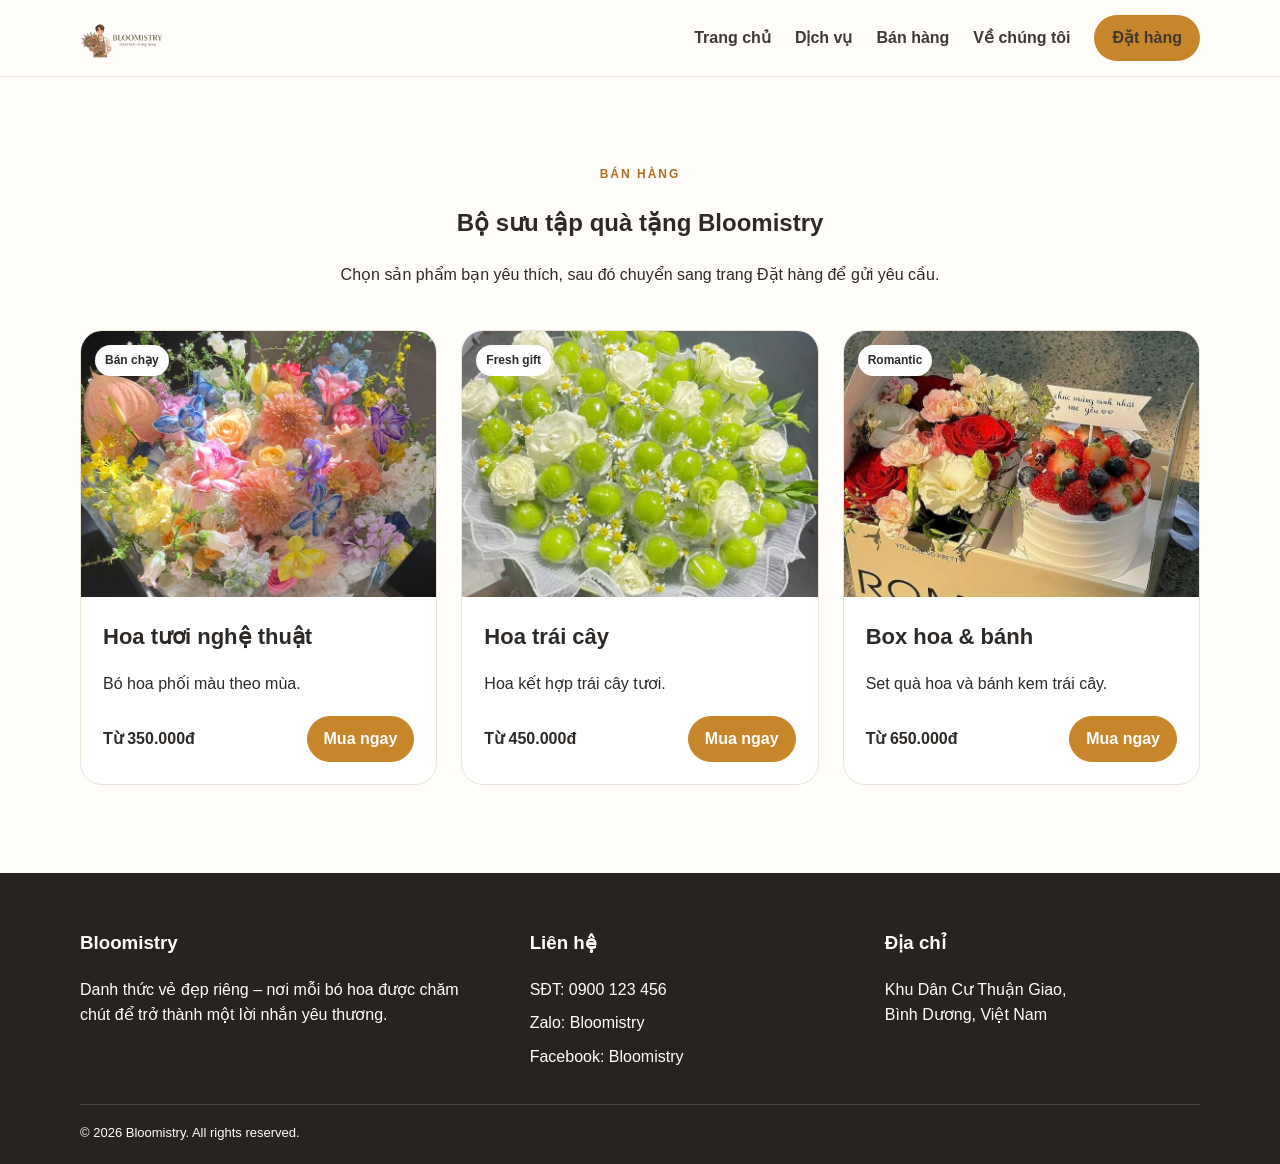
<file: banhang.html>
<!DOCTYPE html>
<html lang="vi">
<head>
<meta charset="UTF-8">
<meta name="viewport" content="width=device-width, initial-scale=1.0">
<meta name="description" content="Bán hàng | Bloomistry – Hoa tươi và quà tặng">
<title>Bán hàng | Bloomistry</title>
<link rel="stylesheet" href="style.css">
</head>
<body>
<header class="site-header">
  <div class="container nav">
    <a class="logo" href="index.html" aria-label="Bloomistry">
      <img src="assets/logo.png" alt="Bloomistry">
    </a>
    <button class="menu-toggle" aria-label="Mở menu" aria-expanded="false">☰</button>
    <ul class="nav-links"><li><a href="index.html">Trang chủ</a></li><li><a href="dichvu.html">Dịch vụ</a></li><li><a href="banhang.html">Bán hàng</a></li><li><a href="gioithieu.html">Về chúng tôi</a></li><li><a class="nav-cta" href="dathang.html">Đặt hàng</a></li></ul>
  </div>
</header>
<main>
<section class="section">
  <div class="container">
    <div class="section-head">
      <div class="eyebrow">Bán hàng</div>
      <h1>Bộ sưu tập quà tặng Bloomistry</h1>
      <p>Chọn sản phẩm bạn yêu thích, sau đó chuyển sang trang Đặt hàng để gửi yêu cầu.</p>
    </div>
    <div class="services-grid">
      <article class="card"><div class="service-image"><img src="assets/hoa-tuoi.jpg" alt="Hoa tươi nghệ thuật"><span class="tag">Bán chạy</span></div><div class="card-body"><h3>Hoa tươi nghệ thuật</h3><p>Bó hoa phối màu theo mùa.</p><div class="card-bottom"><span class="price">Từ 350.000đ</span><a class="btn btn-primary" href="dathang.html?sanpham=Hoa%20t%C6%B0%C6%A1i%20ngh%E1%BB%87%20thu%E1%BA%ADt">Mua ngay</a></div></div></article>
      <article class="card"><div class="service-image"><img src="assets/hoa-trai-cay.jpg" alt="Hoa trái cây"><span class="tag">Fresh gift</span></div><div class="card-body"><h3>Hoa trái cây</h3><p>Hoa kết hợp trái cây tươi.</p><div class="card-bottom"><span class="price">Từ 450.000đ</span><a class="btn btn-primary" href="dathang.html?sanpham=Hoa%20tr%C3%A1i%20c%C3%A2y">Mua ngay</a></div></div></article>
      <article class="card"><div class="service-image"><img src="assets/box-hoa-banh.jpg" alt="Box hoa và bánh"><span class="tag">Romantic</span></div><div class="card-body"><h3>Box hoa & bánh</h3><p>Set quà hoa và bánh kem trái cây.</p><div class="card-bottom"><span class="price">Từ 650.000đ</span><a class="btn btn-primary" href="dathang.html?sanpham=Box%20hoa%20%26%20b%C3%A1nh">Mua ngay</a></div></div></article>
    </div>
  </div>
</section>
</main>
<footer class="footer">
  <div class="container">
    <div class="footer-grid">
      <div><h3>Bloomistry</h3><p>Danh thức vẻ đẹp riêng – nơi mỗi bó hoa được chăm chút để trở thành một lời nhắn yêu thương.</p></div>
      <div><h3>Liên hệ</h3><div class="footer-links">
        <a href="tel:0900123456">SĐT: 0900 123 456</a>
        <a href="https://zalo.me/" target="_blank" rel="noopener">Zalo: Bloomistry</a>
        <a href="https://facebook.com/" target="_blank" rel="noopener">Facebook: Bloomistry</a>
      </div></div>
      <div><h3>Địa chỉ</h3><p>Khu Dân Cư Thuận Giao,<br>Bình Dương, Việt Nam</p></div>
    </div>
    <div class="footer-bottom">© 2026 Bloomistry. All rights reserved.</div>
  </div>
</footer>
<script src="script.js"></script>
</body>
</html>
</file>
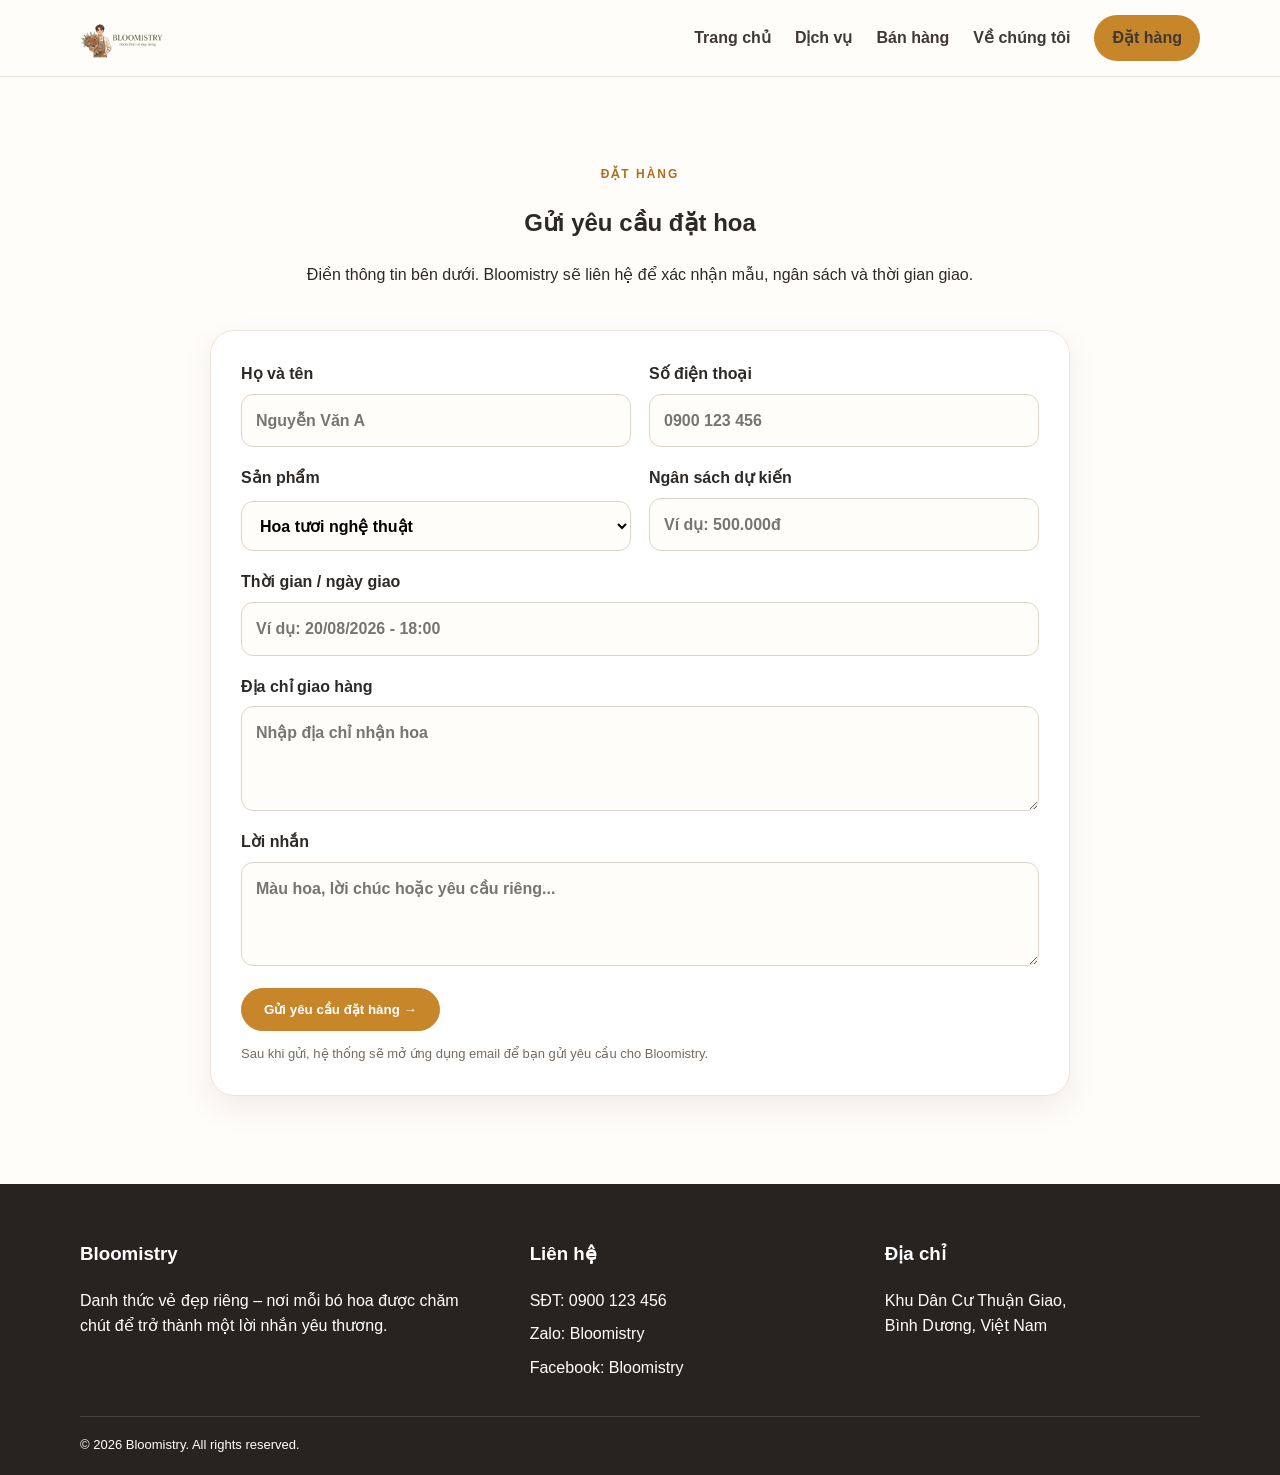
<file: dathang.html>
<!DOCTYPE html>
<html lang="vi">
<head>
<meta charset="UTF-8">
<meta name="viewport" content="width=device-width, initial-scale=1.0">
<meta name="description" content="Đặt hàng | Bloomistry – Hoa tươi và quà tặng">
<title>Đặt hàng | Bloomistry</title>
<link rel="stylesheet" href="style.css">
</head>
<body>
<header class="site-header">
  <div class="container nav">
    <a class="logo" href="index.html" aria-label="Bloomistry">
      <img src="assets/logo.png" alt="Bloomistry">
    </a>
    <button class="menu-toggle" aria-label="Mở menu" aria-expanded="false">☰</button>
    <ul class="nav-links"><li><a href="index.html">Trang chủ</a></li><li><a href="dichvu.html">Dịch vụ</a></li><li><a href="banhang.html">Bán hàng</a></li><li><a href="gioithieu.html">Về chúng tôi</a></li><li><a class="nav-cta" href="dathang.html">Đặt hàng</a></li></ul>
  </div>
</header>
<main>
<section class="section">
  <div class="container">
    <div class="section-head">
      <div class="eyebrow">Đặt hàng</div>
      <h1>Gửi yêu cầu đặt hoa</h1>
      <p>Điền thông tin bên dưới. Bloomistry sẽ liên hệ để xác nhận mẫu, ngân sách và thời gian giao.</p>
    </div>
    <div class="order-box">
      <form id="order-form">
        <div class="form-grid">
          <label>Họ và tên<input id="name" required placeholder="Nguyễn Văn A"></label>
          <label>Số điện thoại<input id="phone" required type="tel" placeholder="0900 123 456"></label>
          <label>Sản phẩm
            <select id="product">
              <option>Hoa tươi nghệ thuật</option>
              <option>Hoa trái cây</option>
              <option>Box hoa & bánh</option>
            </select>
          </label>
          <label>Ngân sách dự kiến<input id="budget" placeholder="Ví dụ: 500.000đ"></label>
          <label class="full">Thời gian / ngày giao<input id="date" type="text" placeholder="Ví dụ: 20/08/2026 - 18:00"></label>
          <label class="full">Địa chỉ giao hàng<textarea id="address" rows="3" required placeholder="Nhập địa chỉ nhận hoa"></textarea></label>
          <label class="full">Lời nhắn<textarea id="note" rows="3" placeholder="Màu hoa, lời chúc hoặc yêu cầu riêng..."></textarea></label>
        </div>
        <button class="btn btn-primary" type="submit">Gửi yêu cầu đặt hàng →</button>
        <p class="order-note">Sau khi gửi, hệ thống sẽ mở ứng dụng email để bạn gửi yêu cầu cho Bloomistry.</p>
      </form>
    </div>
  </div>
</section>
<script>
document.addEventListener("DOMContentLoaded", () => {
  const params = new URLSearchParams(location.search);
  const product = params.get("sanpham");
  if (product) document.getElementById("product").value = product;
  document.getElementById("order-form").addEventListener("submit", e => {
    e.preventDefault();
    const get = id => document.getElementById(id).value.trim();
    const body = [
      "YÊU CẦU ĐẶT HÀNG BLOOMISTRY",
      "Họ tên: " + get("name"),
      "SĐT: " + get("phone"),
      "Sản phẩm: " + get("product"),
      "Ngân sách: " + get("budget"),
      "Thời gian giao: " + get("date"),
      "Địa chỉ: " + get("address"),
      "Lời nhắn: " + get("note")
    ].join("\n");
    location.href = "mailto:bloomistry@example.com?subject=Yêu cầu đặt hàng Bloomistry&body=" + encodeURIComponent(body);
  });
});
</script>
</main>
<footer class="footer">
  <div class="container">
    <div class="footer-grid">
      <div><h3>Bloomistry</h3><p>Danh thức vẻ đẹp riêng – nơi mỗi bó hoa được chăm chút để trở thành một lời nhắn yêu thương.</p></div>
      <div><h3>Liên hệ</h3><div class="footer-links">
        <a href="tel:0900123456">SĐT: 0900 123 456</a>
        <a href="https://zalo.me/" target="_blank" rel="noopener">Zalo: Bloomistry</a>
        <a href="https://facebook.com/" target="_blank" rel="noopener">Facebook: Bloomistry</a>
      </div></div>
      <div><h3>Địa chỉ</h3><p>Khu Dân Cư Thuận Giao,<br>Bình Dương, Việt Nam</p></div>
    </div>
    <div class="footer-bottom">© 2026 Bloomistry. All rights reserved.</div>
  </div>
</footer>
<script src="script.js"></script>
</body>
</html>
</file>
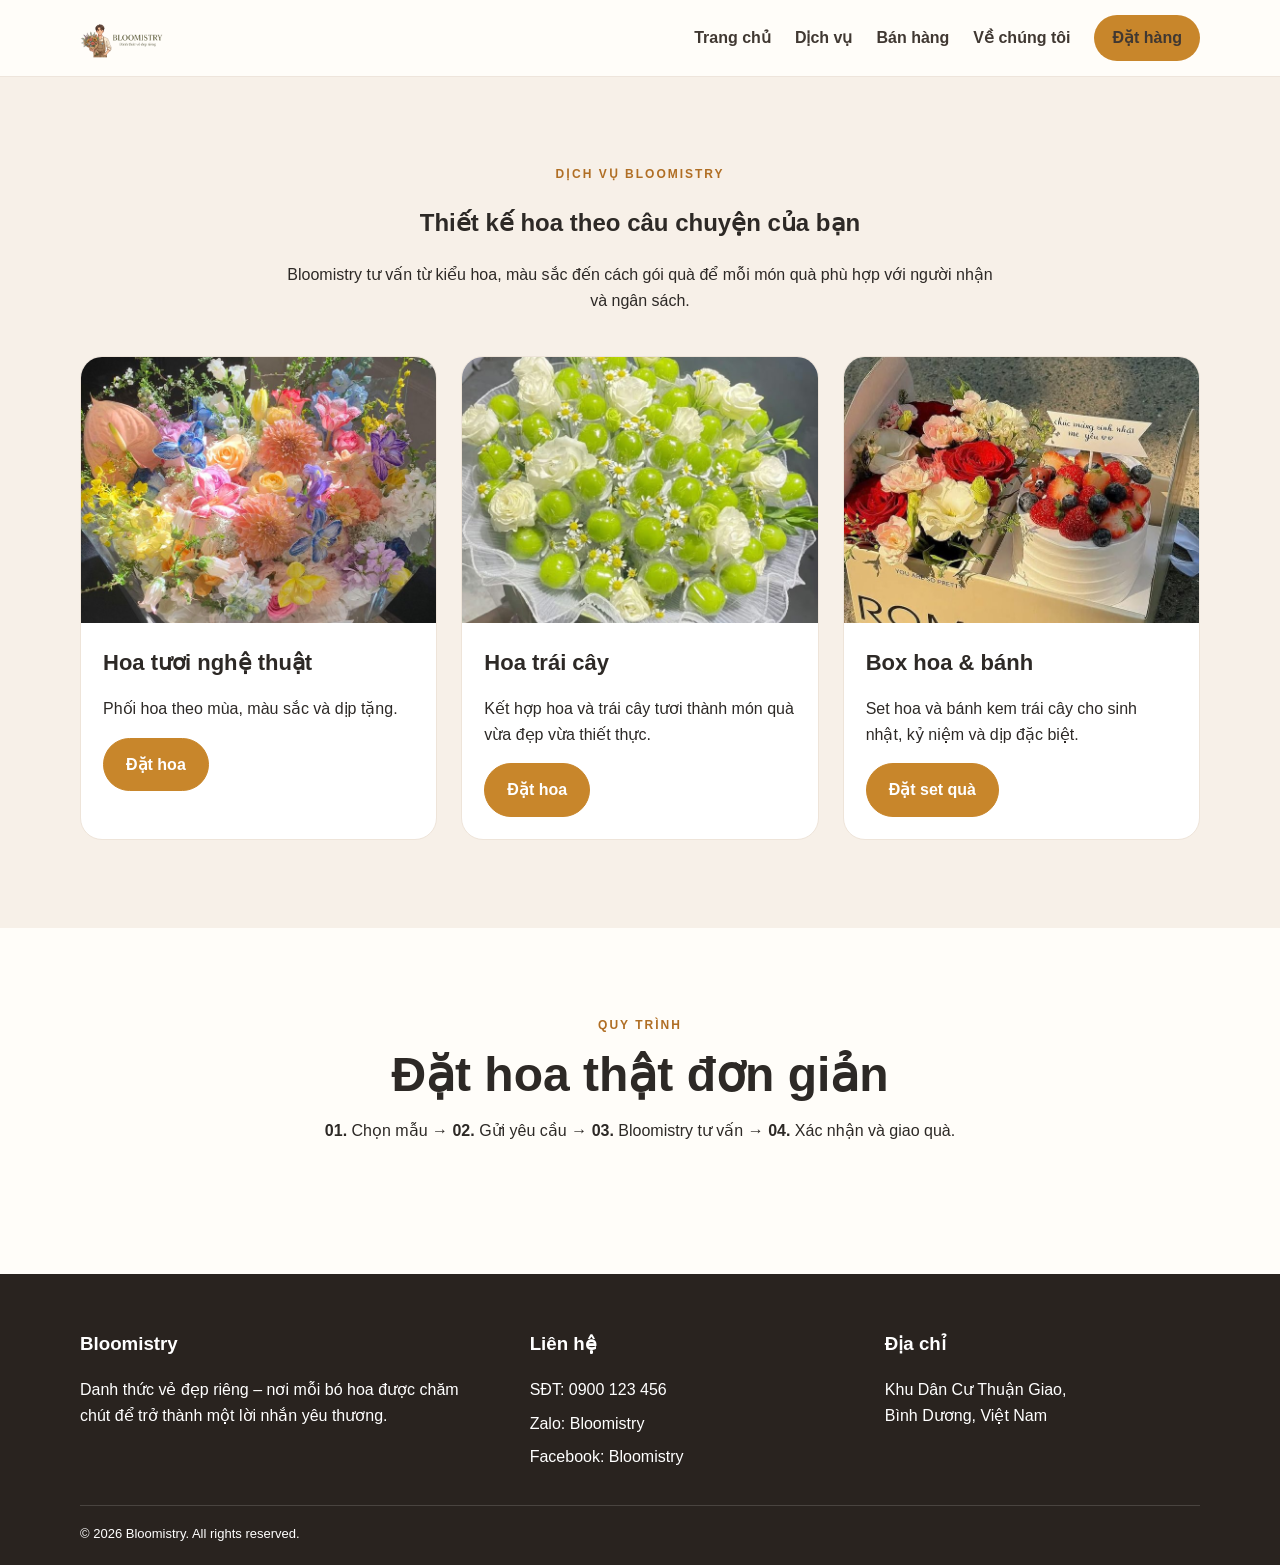
<file: dichvu.html>
<!DOCTYPE html>
<html lang="vi">
<head>
<meta charset="UTF-8">
<meta name="viewport" content="width=device-width, initial-scale=1.0">
<meta name="description" content="Dịch vụ | Bloomistry – Hoa tươi và quà tặng">
<title>Dịch vụ | Bloomistry</title>
<link rel="stylesheet" href="style.css">
</head>
<body>
<header class="site-header">
  <div class="container nav">
    <a class="logo" href="index.html" aria-label="Bloomistry">
      <img src="assets/logo.png" alt="Bloomistry">
    </a>
    <button class="menu-toggle" aria-label="Mở menu" aria-expanded="false">☰</button>
    <ul class="nav-links"><li><a href="index.html">Trang chủ</a></li><li><a href="dichvu.html">Dịch vụ</a></li><li><a href="banhang.html">Bán hàng</a></li><li><a href="gioithieu.html">Về chúng tôi</a></li><li><a class="nav-cta" href="dathang.html">Đặt hàng</a></li></ul>
  </div>
</header>
<main>
<section class="section alt-section">
  <div class="container">
    <div class="section-head">
      <div class="eyebrow">Dịch vụ Bloomistry</div>
      <h1>Thiết kế hoa theo câu chuyện của bạn</h1>
      <p>Bloomistry tư vấn từ kiểu hoa, màu sắc đến cách gói quà để mỗi món quà phù hợp với người nhận và ngân sách.</p>
    </div>
    <div class="services-grid">
      <article class="card"><div class="service-image"><img src="assets/hoa-tuoi.jpg" alt="Hoa tươi nghệ thuật"></div><div class="card-body"><h3>Hoa tươi nghệ thuật</h3><p>Phối hoa theo mùa, màu sắc và dịp tặng.</p><a class="btn btn-primary" href="dathang.html">Đặt hoa</a></div></article>
      <article class="card"><div class="service-image"><img src="assets/hoa-trai-cay.jpg" alt="Hoa trái cây"></div><div class="card-body"><h3>Hoa trái cây</h3><p>Kết hợp hoa và trái cây tươi thành món quà vừa đẹp vừa thiết thực.</p><a class="btn btn-primary" href="dathang.html">Đặt hoa</a></div></article>
      <article class="card"><div class="service-image"><img src="assets/box-hoa-banh.jpg" alt="Box hoa và bánh"></div><div class="card-body"><h3>Box hoa & bánh</h3><p>Set hoa và bánh kem trái cây cho sinh nhật, kỷ niệm và dịp đặc biệt.</p><a class="btn btn-primary" href="dathang.html">Đặt set quà</a></div></article>
    </div>
  </div>
</section>
<section class="section">
  <div class="container section-head">
    <div class="eyebrow">Quy trình</div><h2>Đặt hoa thật đơn giản</h2>
    <p><strong>01.</strong> Chọn mẫu → <strong>02.</strong> Gửi yêu cầu → <strong>03.</strong> Bloomistry tư vấn → <strong>04.</strong> Xác nhận và giao quà.</p>
  </div>
</section>
</main>
<footer class="footer">
  <div class="container">
    <div class="footer-grid">
      <div><h3>Bloomistry</h3><p>Danh thức vẻ đẹp riêng – nơi mỗi bó hoa được chăm chút để trở thành một lời nhắn yêu thương.</p></div>
      <div><h3>Liên hệ</h3><div class="footer-links">
        <a href="tel:0900123456">SĐT: 0900 123 456</a>
        <a href="https://zalo.me/" target="_blank" rel="noopener">Zalo: Bloomistry</a>
        <a href="https://facebook.com/" target="_blank" rel="noopener">Facebook: Bloomistry</a>
      </div></div>
      <div><h3>Địa chỉ</h3><p>Khu Dân Cư Thuận Giao,<br>Bình Dương, Việt Nam</p></div>
    </div>
    <div class="footer-bottom">© 2026 Bloomistry. All rights reserved.</div>
  </div>
</footer>
<script src="script.js"></script>
</body>
</html>
</file>
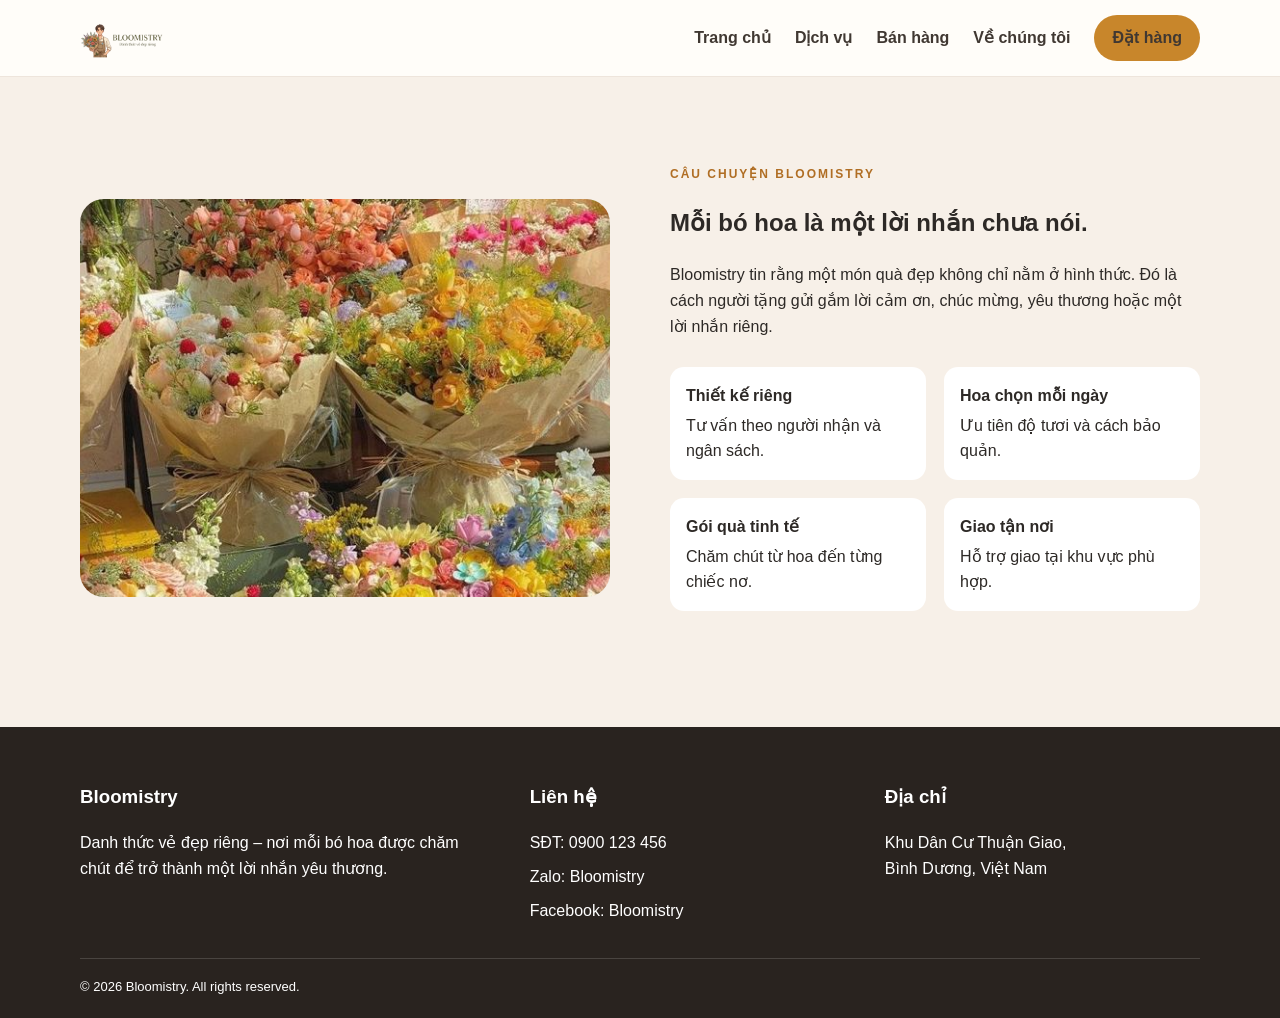
<file: gioithieu.html>
<!DOCTYPE html>
<html lang="vi">
<head>
<meta charset="UTF-8">
<meta name="viewport" content="width=device-width, initial-scale=1.0">
<meta name="description" content="Về chúng tôi | Bloomistry – Hoa tươi và quà tặng">
<title>Về chúng tôi | Bloomistry</title>
<link rel="stylesheet" href="style.css">
</head>
<body>
<header class="site-header">
  <div class="container nav">
    <a class="logo" href="index.html" aria-label="Bloomistry">
      <img src="assets/logo.png" alt="Bloomistry">
    </a>
    <button class="menu-toggle" aria-label="Mở menu" aria-expanded="false">☰</button>
    <ul class="nav-links"><li><a href="index.html">Trang chủ</a></li><li><a href="dichvu.html">Dịch vụ</a></li><li><a href="banhang.html">Bán hàng</a></li><li><a href="gioithieu.html">Về chúng tôi</a></li><li><a class="nav-cta" href="dathang.html">Đặt hàng</a></li></ul>
  </div>
</header>
<main>
<section class="section alt-section">
  <div class="container about-grid">
    <div class="about-photo"><img src="assets/anh-nen.jpg" alt="Bộ sưu tập hoa Bloomistry"></div>
    <div class="about-copy"><div class="eyebrow">Câu chuyện Bloomistry</div><h1>Mỗi bó hoa là một lời nhắn chưa nói.</h1>
      <p>Bloomistry tin rằng một món quà đẹp không chỉ nằm ở hình thức. Đó là cách người tặng gửi gắm lời cảm ơn, chúc mừng, yêu thương hoặc một lời nhắn riêng.</p>
      <div class="about-points">
        <div class="point"><strong>Thiết kế riêng</strong><span>Tư vấn theo người nhận và ngân sách.</span></div>
        <div class="point"><strong>Hoa chọn mỗi ngày</strong><span>Ưu tiên độ tươi và cách bảo quản.</span></div>
        <div class="point"><strong>Gói quà tinh tế</strong><span>Chăm chút từ hoa đến từng chiếc nơ.</span></div>
        <div class="point"><strong>Giao tận nơi</strong><span>Hỗ trợ giao tại khu vực phù hợp.</span></div>
      </div>
    </div>
  </div>
</section>
</main>
<footer class="footer">
  <div class="container">
    <div class="footer-grid">
      <div><h3>Bloomistry</h3><p>Danh thức vẻ đẹp riêng – nơi mỗi bó hoa được chăm chút để trở thành một lời nhắn yêu thương.</p></div>
      <div><h3>Liên hệ</h3><div class="footer-links">
        <a href="tel:0900123456">SĐT: 0900 123 456</a>
        <a href="https://zalo.me/" target="_blank" rel="noopener">Zalo: Bloomistry</a>
        <a href="https://facebook.com/" target="_blank" rel="noopener">Facebook: Bloomistry</a>
      </div></div>
      <div><h3>Địa chỉ</h3><p>Khu Dân Cư Thuận Giao,<br>Bình Dương, Việt Nam</p></div>
    </div>
    <div class="footer-bottom">© 2026 Bloomistry. All rights reserved.</div>
  </div>
</footer>
<script src="script.js"></script>
</body>
</html>
</file>
<file: style.css>
*{box-sizing:border-box}html{scroll-behavior:smooth}body{margin:0;font-family:Arial,Helvetica,sans-serif;color:#2d2926;background:#fffdf9;line-height:1.6}.container{width:min(1120px,92%);margin:auto}.site-header{position:sticky;top:0;z-index:20;background:rgba(255,253,249,.96);border-bottom:1px solid #eee5dc}.nav{min-height:76px;display:flex;align-items:center;justify-content:space-between;gap:24px}.logo img{height:48px;width:auto;display:block}.nav-links{display:flex!important;align-items:center;justify-content:flex-end;gap:24px;list-style:none;margin:0;padding:0;visibility:visible;opacity:1}.nav-links a{text-decoration:none;color:#403832!important;font-weight:600;display:inline-flex;align-items:center;white-space:nowrap;visibility:visible;opacity:1}.nav-cta,.btn-primary{background:#c8862b;color:#fff!important;border-radius:999px}.nav-cta{padding:10px 18px;display:inline-flex!important;visibility:visible!important}.menu-toggle{display:none;border:0;background:none;font-size:28px;cursor:pointer}.hero{min-height:620px;display:flex;align-items:center;position:relative;background-image:linear-gradient(90deg,rgba(255,253,249,.94) 0%,rgba(255,253,249,.78) 38%,rgba(255,253,249,.18) 72%,rgba(255,253,249,.04) 100%),url('assets/anh-nen.jpg');background-size:cover;background-position:center;background-repeat:no-repeat}.hero-content{max-width:680px;padding:90px 0}.eyebrow{text-transform:uppercase;letter-spacing:2px;font-size:12px;font-weight:700;color:#b06e24;margin-bottom:14px}.hero h1{font-size:clamp(42px,6vw,72px);line-height:1.05;margin:0 0 22px}.hero h1 span{color:#b66f36}.hero p{font-size:18px;max-width:650px}.hero-actions{display:flex;gap:14px;flex-wrap:wrap;margin-top:28px}.btn{display:inline-flex;align-items:center;justify-content:center;padding:13px 22px;text-decoration:none;font-weight:700;border:1px solid #c8862b;cursor:pointer;transition:.2s}.btn-primary{border-color:#c8862b}.btn-primary:hover{transform:translateY(-2px);box-shadow:0 10px 24px rgba(70,45,20,.16)}.btn-outline{border-radius:999px;color:#8a5a28;background:transparent}.hero-badge{position:absolute;right:5%;bottom:45px;padding:18px 22px;background:#fff;border-radius:18px;box-shadow:0 12px 35px rgba(70,45,20,.12)}.hero-badge strong,.hero-badge small{display:block}.section{padding:88px 0}.alt-section{background:#f7f0e8}.section-head{text-align:center;max-width:720px;margin:0 auto 42px}.section-head h2,.about-copy h2{font-size:clamp(30px,4vw,48px);line-height:1.1;margin:0 0 14px}.services-grid{display:grid;grid-template-columns:repeat(3,1fr);gap:24px}.card{background:#fff;border:1px solid #eee4d9;border-radius:22px;overflow:hidden;transition:.25s}.card:hover{transform:translateY(-5px);box-shadow:0 16px 35px rgba(70,45,20,.12)}.service-image{position:relative;aspect-ratio:4/3;background:#eee;overflow:hidden}.service-image img{width:100%;height:100%;object-fit:cover}.tag{position:absolute;top:14px;left:14px;background:#fff;padding:6px 10px;border-radius:999px;font-size:12px;font-weight:700}.card-body{padding:22px}.card-body h3{margin:0 0 8px;font-size:22px}.card-bottom{display:flex;align-items:center;justify-content:space-between;gap:12px;margin-top:20px}.price{font-weight:800}.card-bottom .btn{padding:9px 16px}.about-grid{display:grid;grid-template-columns:1fr 1fr;gap:60px;align-items:center}.about-photo img{width:100%;aspect-ratio:4/3;object-fit:cover;border-radius:24px}.about-points{display:grid;grid-template-columns:1fr 1fr;gap:18px;margin:28px 0}.point{padding:16px;background:#fff;border-radius:14px}.point strong,.point span{display:block}.point strong{margin-bottom:4px}.footer{background:#29231f;color:#fff;padding:55px 0 20px}.footer-grid{display:grid;grid-template-columns:1.3fr 1fr 1fr;gap:40px}.footer h3{margin-top:0}.footer-links{display:grid;gap:8px}.footer a{color:#fff;text-decoration:none}.footer-bottom{border-top:1px solid rgba(255,255,255,.15);margin-top:35px;padding-top:18px;font-size:13px}.toast{position:fixed;right:20px;bottom:20px;background:#29231f;color:#fff;padding:12px 16px;border-radius:10px;display:none;z-index:50}@media(max-width:760px){.nav-links{display:none!important;position:absolute;top:76px;left:0;right:0;background:#fffdf9;padding:18px 6%;flex-direction:column;align-items:stretch;border-bottom:1px solid #eee5dc}.nav-links.open{display:flex!important}.nav-links a{display:block;padding:8px}.menu-toggle{display:block}.hero{min-height:auto}.hero-content{padding:70px 0 120px}.hero-badge{right:6%;bottom:30px}.services-grid,.about-grid,.footer-grid{grid-template-columns:1fr}.about-grid{gap:30px}.about-points{grid-template-columns:1fr}.section{padding:65px 0}}

.order-box{max-width:860px;margin:auto;background:#fff;border:1px solid #eee4d9;border-radius:24px;padding:30px;box-shadow:0 12px 30px rgba(70,45,20,.08)}
.form-grid{display:grid;grid-template-columns:1fr 1fr;gap:18px;margin-bottom:22px}
.form-grid label{font-weight:700;display:grid;gap:7px}
.form-grid .full{grid-column:1/-1}
.form-grid input,.form-grid select,.form-grid textarea{font:inherit;padding:13px 14px;border:1px solid #ded4c9;border-radius:12px;background:#fffdf9;outline:none}
.form-grid input:focus,.form-grid select:focus,.form-grid textarea:focus{border-color:#c8862b}
.order-note{font-size:13px;color:#766b63;margin-bottom:0}
@media(max-width:760px){.form-grid{grid-template-columns:1fr}.form-grid .full{grid-column:auto}.nav-links{gap:4px}}
</file>
